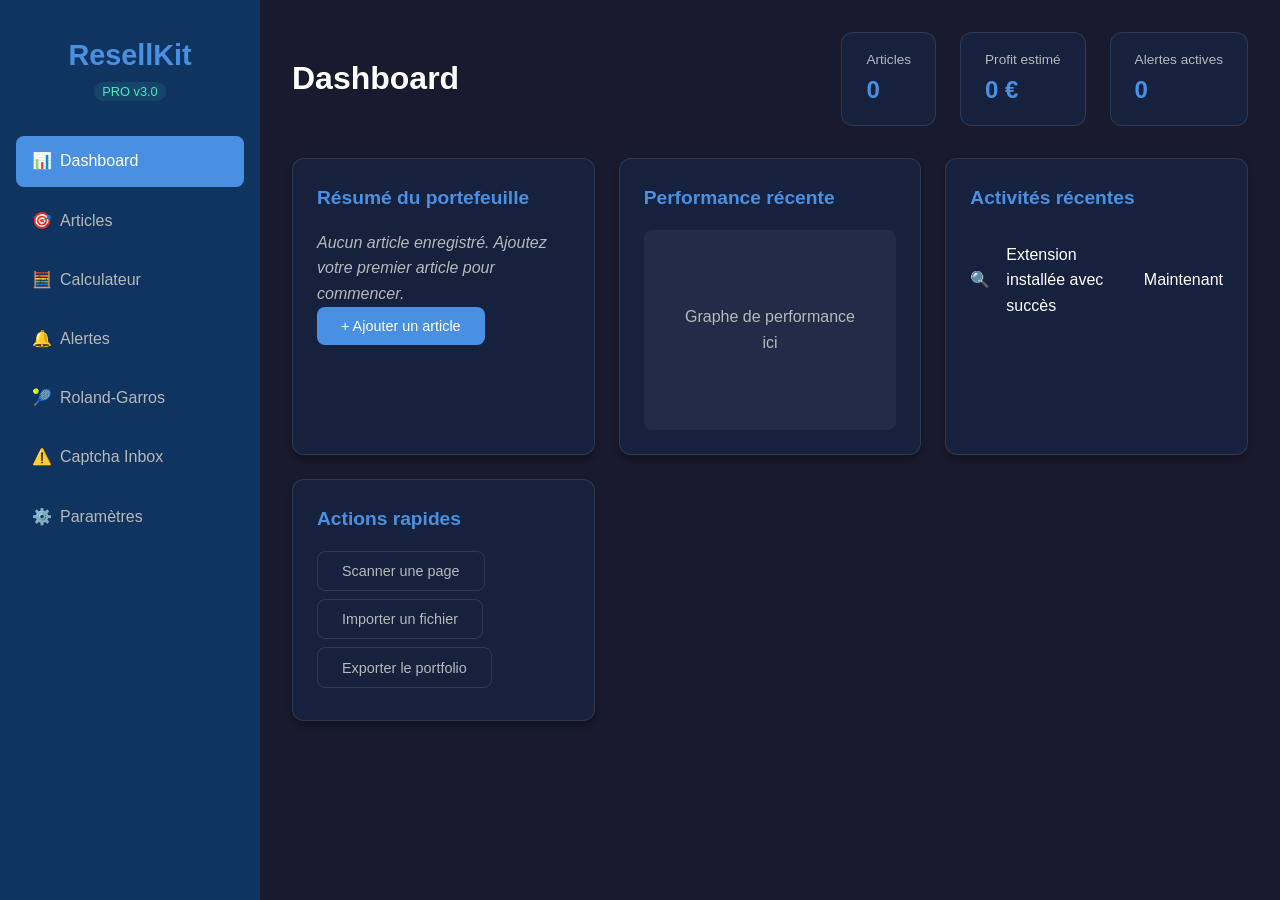
<file: www/index.html>
<!DOCTYPE html>
<html lang="fr">
<head>
    <meta charset="UTF-8">
    <meta name="viewport" content="width=device-width, initial-scale=1">
    <title>ResellKit Pro - Dashboard</title>
    <link rel="stylesheet" href="style.css">
</head>
<body>
    <div class="container">
        <!-- Sidebar -->
        <aside class="sidebar">
            <div class="logo">
                <h1>ResellKit</h1>
                <span class="version">PRO v3.0</span>
            </div>
            
            <nav class="nav">
                <a href="#" class="nav-item active" data-page="dashboard">
                    <span class="icon">📊</span> Dashboard
                </a>
                <a href="#" class="nav-item" data-page="items">
                    <span class="icon">🎯</span> Articles
                </a>
                <a href="#" class="nav-item" data-page="calculator">
                    <span class="icon">🧮</span> Calculateur
                </a>
                <a href="#" class="nav-item" data-page="alerts">
                    <span class="icon">🔔</span> Alertes
                </a>
                <a href="#" class="nav-item" data-page="roland-garros">
                    <span class="icon">🎾</span> Roland-Garros
                </a>
                <a href="#" class="nav-item" data-page="captcha">
                    <span class="icon">⚠️</span> Captcha Inbox
                </a>
                <a href="#" class="nav-item" data-page="settings">
                    <span class="icon">⚙️</span> Paramètres
                </a>
            </nav>
        </aside>

        <!-- Main Content -->
        <main class="main-content">
            <!-- Header -->
            <header class="header">
                <h2>Dashboard</h2>
                <div class="header-stats">
                    <div class="stat-card">
                        <span class="stat-label">Articles</span>
                        <span class="stat-value">0</span>
                    </div>
                    <div class="stat-card">
                        <span class="stat-label">Profit estimé</span>
                        <span class="stat-value">0 €</span>
                    </div>
                    <div class="stat-card">
                        <span class="stat-label">Alertes actives</span>
                        <span class="stat-value">0</span>
                    </div>
                </div>
            </header>

            <!-- Content Areas -->
            <div class="content-area active" id="page-dashboard">
                <div class="grid-dashboard">
                    <div class="card">
                        <h3>Résumé du portefeuille</h3>
                        <p class="empty-state">Aucun article enregistré. Ajoutez votre premier article pour commencer.</p>
                        <button class="btn-primary" id="addItemBtn">+ Ajouter un article</button>
                    </div>
                    
                    <div class="card">
                        <h3>Performance récente</h3>
                        <div class="chart-placeholder">
                            <p>Graphe de performance ici</p>
                        </div>
                    </div>
                    
                    <div class="card">
                        <h3>Activités récentes</h3>
                        <ul class="activity-list">
                            <li class="activity-item">
                                <span class="activity-icon">🔍</span>
                                <span class="activity-text">Extension installée avec succès</span>
                                <span class="activity-time">Maintenant</span>
                            </li>
                        </ul>
                    </div>
                    
                    <div class="card">
                        <h3>Actions rapides</h3>
                        <div class="quick-actions">
                            <button class="btn-secondary">Scanner une page</button>
                            <button class="btn-secondary">Importer un fichier</button>
                            <button class="btn-secondary">Exporter le portfolio</button>
                        </div>
                    </div>
                </div>
            </div>

            <!-- Articles Page -->
            <div class="content-area" id="page-items">
                <div class="toolbar">
                    <input type="text" placeholder="Rechercher un article..." class="search-input">
                    <button class="btn-primary" id="addNewItemBtn">+ Ajouter un article</button>
                </div>
                
                <div class="items-list">
                    <p class="empty-state">Aucun article dans votre portfolio. Ajoutez des articles pour suivre vos investissements.</p>
                </div>
            </div>

            <!-- Calculator Page -->
            <div class="content-area" id="page-calculator">
                <div class="card calculator-card">
                    <h3>Calculateur de Profit</h3>
                    <form class="calculator-form">
                        <div class="form-group">
                            <label>Prix d'achat (€)</label>
                            <input type="number" id="calcCost" step="0.01" placeholder="0.00">
                        </div>
                        
                        <div class="form-group">
                            <label>Prix de vente (€)</label>
                            <input type="number" id="calcPrice" step="0.01" placeholder="0.00">
                        </div>
                        
                        <div class="form-group">
                            <label>Frais de plateforme (%)</label>
                            <input type="number" id="calcFeePercent" step="0.1" placeholder="10" value="10">
                        </div>
                        
                        <div class="form-group">
                            <label>Frais de port (€)</label>
                            <input type="number" id="calcShipping" step="0.01" placeholder="0.00">
                        </div>
                        
                        <div class="form-group">
                            <label>Frais fixes (€)</label>
                            <input type="number" id="calcFixedFees" step="0.01" placeholder="0.30">
                        </div>
                        
                        <button type="button" class="btn-primary" id="calculateBtn">Calculer</button>
                    </form>
                    
                    <div class="results" id="calculatorResults" style="display: none;">
                        <div class="result-row">
                            <span>Profit brut:</span>
                            <span id="resultGrossProfit" class="result-value">0.00 €</span>
                        </div>
                        <div class="result-row">
                            <span>Frais totaux:</span>
                            <span id="resultTotalFees" class="result-value">0.00 €</span>
                        </div>
                        <div class="result-row">
                            <span>Profit net:</span>
                            <span id="resultNetProfit" class="result-value net-profit">0.00 €</span>
                        </div>
                        <div class="result-row">
                            <span>Marge (%):</span>
                            <span id="resultMargin" class="result-value">0.00%</span>
                        </div>
                    </div>
                </div>
            </div>

            <!-- Alerts Page -->
            <div class="content-area" id="page-alerts">
                <div class="toolbar">
                    <input type="text" placeholder="Mot-clé pour l'alerte..." class="search-input">
                    <button class="btn-primary" id="addAlertBtn">+ Nouvelle alerte</button>
                </div>
                
                <div class="alerts-list">
                    <p class="empty-state">Aucune alerte active. Créez des alertes pour être notifié des nouvelles opportunités.</p>
                </div>
            </div>

            <!-- Roland-Garros Page -->
            <div class="content-area" id="page-roland-garros">
                <div class="card">
                    <h3>Mode Roland-Garros</h3>
                    <p>Surveillance automatique des ventes de billets Roland-Garros.</p>
                    
                    <div class="monitoring-controls">
                        <label>
                            <input type="checkbox" id="rgMonitorToggle">
                            Activer la surveillance
                        </label>
                        
                        <label>
                            Intervalle de vérification:
                            <select id="rgCheckInterval">
                                <option value="30">30 secondes</option>
                                <option value="60" selected>1 minute</option>
                                <option value="180">3 minutes</option>
                                <option value="300">5 minutes</option>
                            </select>
                        </label>
                        
                        <label>
                            Budget maximum:
                            <input type="number" id="rgBudget" step="10" placeholder="500">
                        </label>
                        
                        <button class="btn-primary" id="startRgMonitor">Démarrer la surveillance</button>
                    </div>
                    
                    <div class="monitoring-status">
                        <div class="status-indicator">
                            <span class="status-dot inactive"></span>
                            <span id="rgStatusText">Inactif</span>
                        </div>
                        <div id="rgLogs">
                            <p class="log-entry">En attente de démarrage...</p>
                        </div>
                    </div>
                </div>
            </div>

            <!-- Captcha Inbox Page -->
            <div class="content-area" id="page-captcha">
                <div class="card">
                    <h3>Captcha Inbox - Détection seulement</h3>
                    <p class="description">Détecte automatiquement les captchas sur les pages que vous visitez. Ne contourne jamais les captchas - uniquement la détection.</p>
                    
                    <div class="captcha-stats">
                        <div class="stat-item">
                            <span class="stat-label">Captchas détectés aujourd'hui</span>
                            <span class="stat-value">0</span>
                        </div>
                        <div class="stat-item">
                            <span class="stat-label">Dernière détection</span>
                            <span class="stat-value">Aucune</span>
                        </div>
                    </div>
                    
                    <div class="captcha-list">
                        <p class="empty-state">Aucun captcha détecté. Naviguez sur des sites de billetterie pour commencer la détection.</p>
                    </div>
                </div>
            </div>

            <!-- Settings Page -->
            <div class="content-area" id="page-settings">
                <div class="card">
                    <h3>Paramètres de l'extension</h3>
                    
                    <div class="settings-section">
                        <h4>Préférences</h4>
                        <label>
                            <input type="checkbox" id="darkModeToggle">
                            Mode sombre
                        </label>
                        
                        <label>
                            <input type="checkbox" id="notificationsToggle" checked>
                            Notifications
                        </label>
                        
                        <label>
                            <input type="checkbox" id="autoScanToggle">
                            Scan automatique des pages
                        </label>
                    </div>
                    
                    <div class="settings-section">
                        <h4>Compte & Sauvegarde</h4>
                        <label>
                            Compte:
                            <select id="accountType">
                                <option value="free">Gratuit</option>
                                <option value="pro">Pro</option>
                            </select>
                        </label>
                        
                        <button class="btn-secondary">Exporter les données</button>
                        <button class="btn-secondary">Importer les données</button>
                    </div>
                    
                    <div class="settings-section">
                        <h4>À propos</h4>
                        <p>ResellKit Pro v3.0</p>
                        <p>Extension Chrome MV3 légale pour les revendeurs professionnels.</p>
                        <button class="btn-secondary" id="resetDataBtn">Réinitialiser toutes les données</button>
                    </div>
                </div>
            </div>
        </main>
    </div>

    <!-- Modal for Adding Items -->
    <div class="modal" id="addItemModal">
        <div class="modal-content">
            <h3>Ajouter un article</h3>
            <form id="addItemForm">
                <div class="form-group">
                    <label>Nom du produit</label>
                    <input type="text" id="modalItemName" placeholder="Nom du produit">
                </div>
                <div class="form-group">
                    <label>Plateforme</label>
                    <input type="text" id="modalItemPlatform" placeholder="Nike, eBay, etc">
                </div>
                <div class="form-row">
                    <div class="form-group">
                        <label>Prix d'achat (€)</label>
                        <input type="number" id="modalItemCost" step="0.01">
                    </div>
                    <div class="form-group">
                        <label>Prix de vente (€)</label>
                        <input type="number" id="modalItemPrice" step="0.01">
                    </div>
                </div>
                <div class="modal-actions">
                    <button type="button" class="btn-secondary" id="modalCancel">Annuler</button>
                    <button type="submit" class="btn-primary" id="modalSave">Ajouter</button>
                </div>
            </form>
        </div>
    </div>

    <script src="app.js"></script>
</body>
</html>
</file>
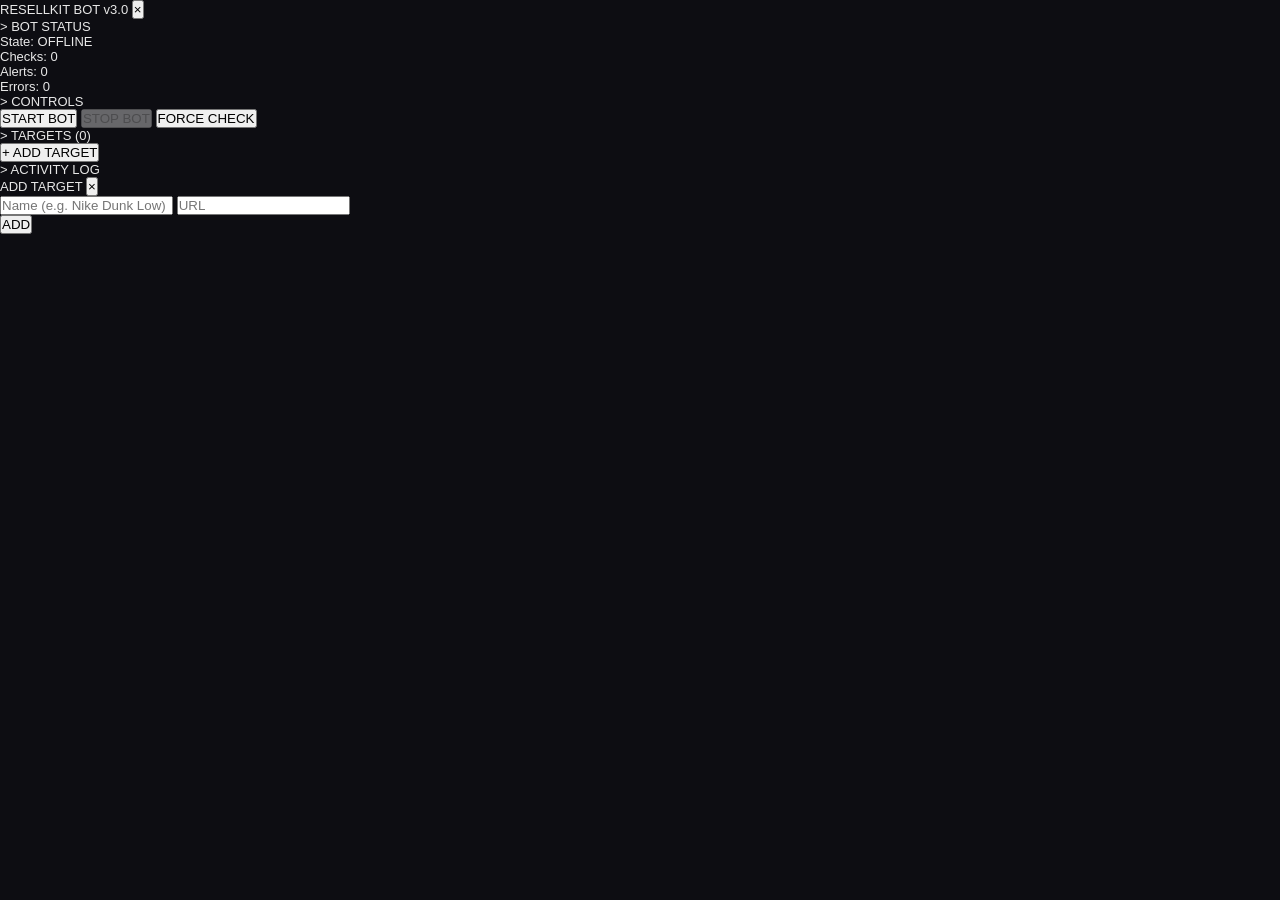
<file: popup/popup.html>
<!DOCTYPE html>
<html>
<head>
  <meta charset="UTF-8">
  <meta name="viewport" content="width=device-width, initial-scale=1.0">
  <title>ResellKit Bot</title>
  <link rel="stylesheet" href="popup.css">
</head>
<body>
  <div class="terminal">
    <div class="terminal-header">
      <span class="terminal-title">RESELLKIT BOT v3.0</span>
      <button id="closeBtn" class="close-btn">×</button>
    </div>

    <div class="terminal-body">
      <!-- STATUS -->
      <div class="section">
        <div class="section-title">> BOT STATUS</div>
        <div class="status-grid">
          <div class="status-item">
            <span class="label">State:</span>
            <span id="botStatus" class="value status-off">OFFLINE</span>
          </div>
          <div class="status-item">
            <span class="label">Checks:</span>
            <span id="checksCount" class="value">0</span>
          </div>
          <div class="status-item">
            <span class="label">Alerts:</span>
            <span id="alertsCount" class="value">0</span>
          </div>
          <div class="status-item">
            <span class="label">Errors:</span>
            <span id="errorsCount" class="value">0</span>
          </div>
        </div>
      </div>

      <!-- CONTROLS -->
      <div class="section">
        <div class="section-title">> CONTROLS</div>
        <div class="controls">
          <button id="startBtn" class="btn btn-start">START BOT</button>
          <button id="stopBtn" class="btn btn-stop" disabled>STOP BOT</button>
          <button id="forceCheckBtn" class="btn btn-action">FORCE CHECK</button>
        </div>
      </div>

      <!-- TARGETS -->
      <div class="section">
        <div class="section-title">> TARGETS (<span id="targetsCount">0</span>)</div>
        <button id="addTargetBtn" class="btn btn-add">+ ADD TARGET</button>
        <div id="targetsList" class="targets-list"></div>
      </div>

      <!-- LOGS -->
      <div class="section">
        <div class="section-title">> ACTIVITY LOG</div>
        <div id="logOutput" class="log-output"></div>
      </div>
    </div>
  </div>

  <!-- ADD TARGET MODAL -->
  <div id="addModal" class="modal">
    <div class="modal-content">
      <div class="modal-header">
        <span>ADD TARGET</span>
        <button id="modalClose" class="close-btn">×</button>
      </div>
      <form id="addForm">
        <input type="text" id="targetName" placeholder="Name (e.g. Nike Dunk Low)" required>
        <input type="url" id="targetUrl" placeholder="URL" required>
        <button type="submit" class="btn btn-start">ADD</button>
      </form>
    </div>
  </div>

  <script src="popup.js"></script>
</body>
</html>
</file>
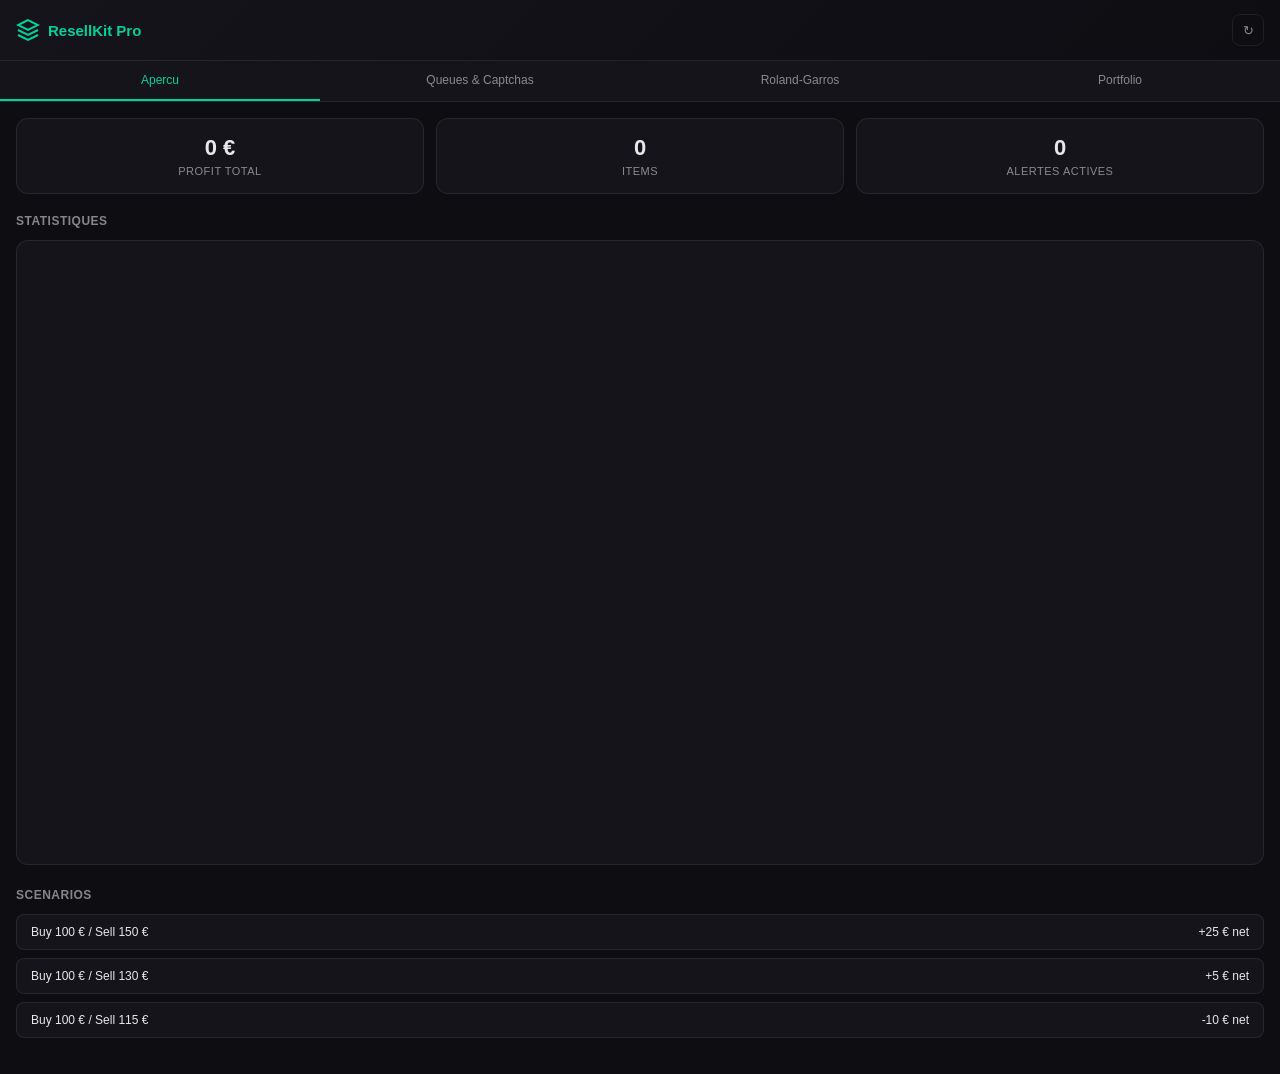
<file: sidepanel/sidepanel.html>
<!DOCTYPE html>
<html lang="fr">
<head>
  <meta charset="UTF-8">
  <meta name="viewport" content="width=device-width, initial-scale=1.0">
  <title>ResellKit Pro - Side Panel</title>
  <link rel="stylesheet" href="sidepanel.css">
</head>
<body>
  <div class="rk-sidepanel">
    <header class="rk-sp-header">
      <div class="rk-sp-logo">
        <svg width="24" height="24" viewBox="0 0 24 24" fill="none" stroke="currentColor" stroke-width="2">
          <path d="M12 2L2 7l10 5 10-5-10-5z"/>
          <path d="M2 17l10 5 10-5"/>
          <path d="M2 12l10 5 10-5"/>
        </svg>
        <span>ResellKit Pro</span>
      </div>
      <button class="rk-sp-refresh" id="sp-refresh" title="Rafraichir">&#x21bb;</button>
    </header>

    <nav class="rk-sp-nav">
      <button class="rk-sp-nav-btn active" data-view="overview">Apercu</button>
      <button class="rk-sp-nav-btn" data-view="queues">Queues & Captchas</button>
      <button class="rk-sp-nav-btn" data-view="rg">Roland-Garros</button>
      <button class="rk-sp-nav-btn" data-view="portfolio">Portfolio</button>
    </nav>

    <main class="rk-sp-content">
      <!-- OVERVIEW -->
      <section class="rk-sp-view active" id="view-overview">
        <div class="rk-sp-stats">
          <div class="rk-sp-stat">
            <span class="rk-sp-stat-value" id="sp-profit">0 €</span>
            <span class="rk-sp-stat-label">Profit Total</span>
          </div>
          <div class="rk-sp-stat">
            <span class="rk-sp-stat-value" id="sp-items">0</span>
            <span class="rk-sp-stat-label">Items</span>
          </div>
          <div class="rk-sp-stat">
            <span class="rk-sp-stat-value rk-green" id="sp-alerts">0</span>
            <span class="rk-sp-stat-label">Alertes Actives</span>
          </div>
        </div>
        <div class="rk-sp-section">
          <h3>Statistiques</h3>
          <canvas id="sp-chart" width="360" height="180"></canvas>
        </div>
        <div class="rk-sp-section">
          <h3>Scenarios</h3>
          <div class="rk-sp-scenarios">
            <div class="rk-sp-scenario">
              <span>Buy 100 € / Sell 150 €</span>
              <span class="rk-green">+25 € net</span>
            </div>
            <div class="rk-sp-scenario">
              <span>Buy 100 € / Sell 130 €</span>
              <span class="rk-yellow">+5 € net</span>
            </div>
            <div class="rk-sp-scenario">
              <span>Buy 100 € / Sell 115 €</span>
              <span class="rk-red">-10 € net</span>
            </div>
          </div>
        </div>
      </section>

      <!-- QUEUES & CAPTCHAS -->
      <section class="rk-sp-view" id="view-queues">
        <div class="rk-sp-section">
          <h3>CAPTCHA Inbox</h3>
          <p class="rk-sp-desc">CAPTCHAs detectes sur vos onglets. Resolvez-les manuellement.</p>
          <div class="rk-sp-list" id="sp-captcha-list"></div>
        </div>
        <div class="rk-sp-section">
          <h3>Files d attente</h3>
          <div class="rk-sp-list" id="sp-queue-list"></div>
        </div>
        <div class="rk-sp-section">
          <h3>Onglets Actifs</h3>
          <div class="rk-sp-list" id="sp-tabs-list"></div>
        </div>
      </section>

      <!-- ROLAND-GARROS -->
      <section class="rk-sp-view" id="view-rg">
        <div class="rk-sp-rg-header">
          <span>🎾 Roland-Garros 2026</span>
          <span class="rk-sp-rg-dates">25 mai - 7 juin</span>
        </div>
        <div class="rk-sp-section">
          <h3>Checklist Preparation</h3>
          <div class="rk-sp-checklist" id="sp-rg-checklist"></div>
        </div>
        <div class="rk-sp-section">
          <h3>Courts Disponibles</h3>
          <div class="rk-sp-courts" id="sp-rg-courts"></div>
        </div>
        <div class="rk-sp-section">
          <h3>Sessions</h3>
          <div class="rk-sp-sessions" id="sp-rg-sessions"></div>
        </div>
        <div class="rk-sp-section">
          <h3>Liens Officiels</h3>
          <a href="https://billetterie.fft.fr" target="_blank" class="rk-sp-link">Billetterie FFT</a>
          <a href="https://billetterie.fft.fr/revente" target="_blank" class="rk-sp-link">Revente Officielle</a>
          <a href="https://www.rolandgarros.com" target="_blank" class="rk-sp-link">Site Officiel</a>
          <a href="https://travel.rolandgarros.com" target="_blank" class="rk-sp-link">Travel</a>
        </div>
      </section>

      <!-- PORTFOLIO -->
      <section class="rk-sp-view" id="view-portfolio">
        <div class="rk-sp-toolbar">
          <span id="sp-portfolio-count">0 items</span>
          <button class="rk-sp-btn-small" id="sp-export-btn">Export CSV</button>
        </div>
        <div class="rk-sp-list" id="sp-portfolio-list"></div>
      </section>
    </main>
  </div>
  <script src="sidepanel.js"></script>
</body>
</html>
</file>
<file: www/style.css>
:root {
    --primary-color: #4a90e2;
    --secondary-color: #50e3c2;
    --accent-color: #f39c12;
    --danger-color: #e74c3c;
    --success-color: #27ae60;
    --bg-dark: #1a1a2e;
    --bg-card: #16213e;
    --bg-sidebar: #0f3460;
    --text-primary: #ffffff;
    --text-secondary: #b8b8b8;
    --border-color: rgba(255, 255, 255, 0.1);
    --shadow: 0 4px 6px rgba(0, 0, 0, 0.3);
}

* {
    margin: 0;
    padding: 0;
    box-sizing: border-box;
}

body {
    font-family: 'Inter', -apple-system, BlinkMacSystemFont, sans-serif;
    background: var(--bg-dark);
    color: var(--text-primary);
    line-height: 1.6;
}

.container {
    display: flex;
    min-height: 100vh;
}

.sidebar {
    width: 260px;
    background: var(--bg-sidebar);
    padding: 2rem 1rem;
    position: fixed;
    height: 100vh;
    overflow-y: auto;
}

.logo {
    text-align: center;
    margin-bottom: 2rem;
}

.logo h1 {
    font-size: 1.8rem;
    color: var(--primary-color);
    font-weight: 700;
}

.version {
    font-size: 0.8rem;
    color: var(--secondary-color);
    background: rgba(80, 227, 194, 0.1);
    padding: 2px 8px;
    border-radius: 12px;
}

.nav {
    display: flex;
    flex-direction: column;
    gap: 0.5rem;
}

.nav-item {
    padding: 0.8rem 1rem;
    color: var(--text-secondary);
    text-decoration: none;
    border-radius: 8px;
    transition: all 0.3s ease;
    display: flex;
    align-items: center;
    gap: 0.5rem;
}

.nav-item:hover {
    background: rgba(255, 255, 255, 0.1);
    color: var(--text-primary);
}

.nav-item.active {
    background: var(--primary-color);
    color: white;
}

.main-content {
    flex: 1;
    margin-left: 260px;
    padding: 2rem;
}

.header {
    display: flex;
    justify-content: space-between;
    align-items: center;
    margin-bottom: 2rem;
}

.header h2 {
    font-size: 2rem;
    color: var(--text-primary);
}

.header-stats {
    display: flex;
    gap: 1.5rem;
}

.stat-card {
    background: var(--bg-card);
    padding: 1rem 1.5rem;
    border-radius: 12px;
    border: 1px solid var(--border-color);
}

.stat-label {
    display: block;
    font-size: 0.85rem;
    color: var(--text-secondary);
}

.stat-value {
    font-size: 1.5rem;
    font-weight: 700;
    color: var(--primary-color);
}

.content-area {
    display: none;
}

.content-area.active {
    display: block;
}

.grid-dashboard {
    display: grid;
    grid-template-columns: repeat(auto-fit, minmax(300px, 1fr));
    gap: 1.5rem;
}

.card {
    background: var(--bg-card);
    padding: 1.5rem;
    border-radius: 12px;
    border: 1px solid var(--border-color);
    box-shadow: var(--shadow);
}

.card h3 {
    margin-bottom: 1rem;
    color: var(--primary-color);
    font-size: 1.2rem;
}

.empty-state {
    color: var(--text-secondary);
    font-style: italic;
}

.btn-primary {
    padding: 0.7rem 1.5rem;
    background: var(--primary-color);
    color: white;
    border: none;
    border-radius: 8px;
    font-size: 0.9rem;
    cursor: pointer;
    transition: all 0.3s ease;
    margin-right: 0.5rem;
    margin-bottom: 0.5rem;
}

.btn-primary:hover {
    background: #3a7bc8;
    transform: translateY(-2px);
}

.btn-secondary {
    padding: 0.7rem 1.5rem;
    background: transparent;
    color: var(--text-secondary);
    border: 1px solid var(--border-color);
    border-radius: 8px;
    font-size: 0.9rem;
    cursor: pointer;
    transition: all 0.3s ease;
    margin-right: 0.5rem;
    margin-bottom: 0.5rem;
}

.btn-secondary:hover {
    border-color: var(--primary-color);
    color: var(--primary-color);
}

.toolbar {
    display: flex;
    gap: 1rem;
    margin-bottom: 1.5rem;
}

.search-input {
    flex: 1;
    padding: 0.7rem 1rem;
    background: var(--bg-card);
    border: 1px solid var(--border-color);
    border-radius: 8px;
    color: var(--text-primary);
    font-size: 0.9rem;
}

.search-input:focus {
    outline: none;
    border-color: var(--primary-color);
}

.activity-list {
    list-style: none;
}

.activity-item {
    display: flex;
    align-items: center;
    gap: 1rem;
    padding: 0.75rem 0;
    border-bottom: 1px solid var(--border-color);
}

.activity-item:last-child {
    border-bottom: none;
}

.calculator-form {
    display: flex;
    flex-direction: column;
    gap: 1rem;
}

.form-group {
    display: flex;
    flex-direction: column;
    gap: 0.5rem;
}

.form-group label {
    font-size: 0.9rem;
    color: var(--text-secondary);
}

.form-group input,
.form-group select {
    padding: 0.7rem;
    background: rgba(255, 255, 255, 0.05);
    border: 1px solid var(--border-color);
    border-radius: 8px;
    color: var(--text-primary);
    font-size: 0.9rem;
}

.form-row {
    display: grid;
    grid-template-columns: 1fr 1fr;
    gap: 1rem;
}

.results {
    margin-top: 1.5rem;
    padding: 1rem;
    background: rgba(255, 255, 255, 0.05);
    border-radius: 8px;
    border: 1px solid var(--border-color);
}

.result-row {
    display: flex;
    justify-content: space-between;
    padding: 0.5rem 0;
    border-bottom: 1px solid var(--border-color);
}

.result-row:last-child {
    border-bottom: none;
}

.result-value {
    font-weight: 700;
    color: var(--secondary-color);
}

.net-profit {
    color: var(--success-color);
}

.chart-placeholder {
    background: rgba(255, 255, 255, 0.05);
    border-radius: 8px;
    padding: 2rem;
    text-align: center;
    color: var(--text-secondary);
    min-height: 200px;
    display: flex;
    align-items: center;
    justify-content: center;
}

.monitoring-controls {
    display: flex;
    flex-direction: column;
    gap: 1rem;
    margin: 1.5rem 0;
}

.monitoring-controls label {
    display: flex;
    align-items: center;
    gap: 0.5rem;
}

.monitoring-controls select,
.monitoring-controls input {
    padding: 0.5rem;
    background: rgba(255, 255, 255, 0.05);
    border: 1px solid var(--border-color);
    border-radius: 4px;
    color: var(--text-primary);
}

.monitoring-status {
    margin-top: 1rem;
    padding: 1rem;
    background: rgba(255, 255, 255, 0.05);
    border-radius: 8px;
}

.status-indicator {
    display: flex;
    align-items: center;
    gap: 0.5rem;
    margin-bottom: 1rem;
}

.status-dot {
    width: 12px;
    height: 12px;
    border-radius: 50%;
    background: var(--text-secondary);
}

.status-dot.active {
    background: var(--success-color);
    animation: pulse 2s infinite;
}

.status-dot.inactive {
    background: var(--danger-color);
}

@keyframes pulse {
    0% { opacity: 1; }
    50% { opacity: 0.5; }
    100% { opacity: 1; }
}

.captcha-stats {
    display: flex;
    gap: 2rem;
    margin: 1.5rem 0;
}

.stat-item {
    text-align: center;
}

.settings-section {
    margin: 1.5rem 0;
    padding-bottom: 1.5rem;
    border-bottom: 1px solid var(--border-color);
}

.settings-section:last-child {
    border-bottom: none;
}

.settings-section h4 {
    color: var(--primary-color);
    margin-bottom: 1rem;
}

.modal {
    display: none;
    position: fixed;
    top: 0;
    left: 0;
    width: 100%;
    height: 100%;
    background: rgba(0, 0, 0, 0.7);
    z-index: 1000;
    align-items: center;
    justify-content: center;
}

.modal.active {
    display: flex;
}

.modal-content {
    background: var(--bg-card);
    padding: 2rem;
    border-radius: 12px;
    width: 90%;
    max-width: 500px;
    border: 1px solid var(--border-color);
}

.modal-actions {
    display: flex;
    justify-content: flex-end;
    gap: 1rem;
    margin-top: 1.5rem;
}

::-webkit-scrollbar {
    width: 8px;
}

::-webkit-scrollbar-track {
    background: var(--bg-dark);
}

::-webkit-scrollbar-thumb {
    background: var(--bg-sidebar);
    border-radius: 4px;
}

@media (max-width: 768px) {
    .sidebar {
        width: 60px;
    }
    .logo h1, .version, .nav-item span:last-child {
        display: none;
    }
    .nav-item {
        justify-content: center;
    }
    .main-content {
        margin-left: 60px;
    }
}
</file>
<file: popup/popup.css>
/* popup/popup.css - ResellKit Pro Popup Styles */

:root {
  --rk-bg: #0d0d12;
  --rk-bg-2: #14141a;
  --rk-bg-3: #1a1a24;
  --rk-border: rgba(255,255,255,0.08);
  --rk-text: #e8e8e8;
  --rk-text-muted: rgba(255,255,255,0.5);
  --rk-accent: #00d09c;
  --rk-accent-2: #006340;
  --rk-green: #00d09c;
  --rk-blue: #0078d4;
  --rk-yellow: #ffc107;
  --rk-red: #ff4444;
}

* { margin: 0; padding: 0; box-sizing: border-box; }

body {
  width: 360px;
  min-height: 480px;
  font-family: -apple-system, BlinkMacSystemFont, 'Segoe UI', Roboto, sans-serif;
  font-size: 13px;
  color: var(--rk-text);
  background: var(--rk-bg);
}

.rk-popup {
  display: flex;
  flex-direction: column;
  min-height: 480px;
}

/* Header */
.rk-header {
  display: flex;
  justify-content: space-between;
  align-items: center;
  padding: 16px;
  border-bottom: 1px solid var(--rk-border);
  background: linear-gradient(135deg, var(--rk-bg-2) 0%, var(--rk-bg) 100%);
}

.rk-logo {
  display: flex;
  align-items: center;
  gap: 8px;
  font-size: 15px;
  font-weight: 700;
  color: var(--rk-accent);
}

.rk-plan-badge {
  background: rgba(0, 208, 156, 0.1);
  color: var(--rk-accent);
  border: 1px solid rgba(0, 208, 156, 0.3);
  border-radius: 20px;
  padding: 4px 12px;
  font-size: 11px;
  font-weight: 600;
  cursor: pointer;
  transition: all 0.2s;
}

.rk-plan-badge:hover { background: rgba(0, 208, 156, 0.15); }

/* Tabs */
.rk-tabs {
  display: flex;
  background: var(--rk-bg-2);
  border-bottom: 1px solid var(--rk-border);
}

.rk-tab {
  flex: 1;
  padding: 12px 8px;
  background: none;
  border: none;
  color: var(--rk-text-muted);
  font-size: 12px;
  font-weight: 500;
  cursor: pointer;
  border-bottom: 2px solid transparent;
  transition: all 0.2s;
}

.rk-tab:hover { color: var(--rk-text); background: rgba(255,255,255,0.03); }
.rk-tab.active { color: var(--rk-accent); border-bottom-color: var(--rk-accent); }

/* Content */
.rk-content {
  flex: 1;
  padding: 16px;
  overflow-y: auto;
  max-height: 380px;
}

.rk-panel { display: none; }
.rk-panel.active { display: block; }

/* Stats Grid */
.rk-stats-grid {
  display: grid;
  grid-template-columns: repeat(2, 1fr);
  gap: 12px;
  margin-bottom: 16px;
}

.rk-stat-card {
  background: var(--rk-bg-2);
  border: 1px solid var(--rk-border);
  border-radius: 12px;
  padding: 14px;
  text-align: center;
}

.rk-stat-label {
  display: block;
  font-size: 11px;
  color: var(--rk-text-muted);
  text-transform: uppercase;
  letter-spacing: 0.5px;
  margin-bottom: 6px;
}

.rk-stat-value {
  font-size: 20px;
  font-weight: 700;
  color: var(--rk-text);
}

.rk-green { color: var(--rk-green); }
.rk-blue { color: var(--rk-blue); }
.rk-yellow { color: var(--rk-yellow); }
.rk-red { color: var(--rk-red); }

/* Sections */
.rk-section h3 {
  font-size: 12px;
  color: var(--rk-text-muted);
  text-transform: uppercase;
  letter-spacing: 0.5px;
  margin-bottom: 12px;
}

/* Shortcuts */
.rk-shortcuts {
  display: flex;
  flex-direction: column;
  gap: 8px;
}

.rk-shortcut {
  display: flex;
  align-items: center;
  gap: 10px;
  padding: 8px 12px;
  background: var(--rk-bg-2);
  border-radius: 8px;
  font-size: 12px;
}

.rk-shortcut kbd {
  background: var(--rk-bg-3);
  border: 1px solid var(--rk-border);
  border-radius: 4px;
  padding: 3px 8px;
  font-size: 10px;
  font-family: monospace;
  color: var(--rk-accent);
}

/* Forms */
.rk-form-group { margin-bottom: 14px; }
.rk-form-group label {
  display: block;
  font-size: 12px;
  color: var(--rk-text-muted);
  margin-bottom: 6px;
}

.rk-form-group input,
.rk-form-group select {
  width: 100%;
  padding: 10px 12px;
  background: var(--rk-bg-2);
  border: 1px solid var(--rk-border);
  border-radius: 8px;
  color: var(--rk-text);
  font-size: 13px;
  outline: none;
  transition: border-color 0.2s;
}

.rk-form-group input:focus,
.rk-form-group select:focus {
  border-color: var(--rk-accent);
}

/* Buttons */
.rk-btn {
  padding: 10px 16px;
  border-radius: 8px;
  font-size: 13px;
  font-weight: 600;
  border: none;
  cursor: pointer;
  transition: all 0.2s;
  text-decoration: none;
  display: inline-flex;
  align-items: center;
  justify-content: center;
}

.rk-btn-primary {
  background: linear-gradient(135deg, var(--rk-accent) 0%, var(--rk-accent-2) 100%);
  color: white;
}

.rk-btn-primary:hover {
  filter: brightness(1.1);
  transform: translateY(-1px);
}

.rk-btn-secondary {
  background: rgba(255,255,255,0.08);
  color: var(--rk-text);
}

.rk-btn-secondary:hover { background: rgba(255,255,255,0.12); }

.rk-btn-tertiary {
  background: rgba(0, 208, 156, 0.1);
  color: var(--rk-accent);
}

.rk-full { width: 100%; }

/* Result */
.rk-result {
  margin-top: 16px;
  padding: 14px;
  background: var(--rk-bg-2);
  border-radius: 10px;
  border: 1px solid var(--rk-border);
}

.rk-result-row {
  display: flex;
  justify-content: space-between;
  padding: 6px 0;
  font-size: 13px;
}

.rk-result-row:not(:last-child) { border-bottom: 1px solid var(--rk-border); }

/* Lists */
.rk-toolbar {
  display: flex;
  justify-content: space-between;
  align-items: center;
  margin-bottom: 12px;
  font-size: 12px;
  color: var(--rk-text-muted);
}

.rk-list {
  display: flex;
  flex-direction: column;
  gap: 8px;
}

.rk-list-item {
  display: flex;
  justify-content: space-between;
  align-items: center;
  padding: 12px;
  background: var(--rk-bg-2);
  border-radius: 8px;
  border: 1px solid var(--rk-border);
  transition: all 0.2s;
}

.rk-list-item:hover { border-color: rgba(0, 208, 156, 0.3); }

.rk-list-item-info { flex: 1; }
.rk-list-item-name {
  font-weight: 600;
  font-size: 13px;
  margin-bottom: 4px;
}

.rk-list-item-meta {
  font-size: 11px;
  color: var(--rk-text-muted);
}

.rk-list-item-actions {
  display: flex;
  gap: 6px;
  margin-left: 10px;
}

.rk-icon-btn {
  background: none;
  border: none;
  color: var(--rk-text-muted);
  cursor: pointer;
  padding: 4px;
  border-radius: 4px;
  transition: all 0.2s;
}

.rk-icon-btn:hover { color: var(--rk-red); background: rgba(255,68,68,0.1); }

/* Footer */
.rk-footer {
  display: flex;
  justify-content: space-between;
  align-items: center;
  padding: 12px 16px;
  border-top: 1px solid var(--rk-border);
  background: var(--rk-bg-2);
  font-size: 11px;
}

.rk-footer a {
  color: var(--rk-text-muted);
  text-decoration: none;
  transition: color 0.2s;
}

.rk-footer a:hover { color: var(--rk-accent); }

/* Empty state */
.rk-empty {
  text-align: center;
  padding: 32px 16px;
  color: var(--rk-text-muted);
}

.rk-empty-icon {
  font-size: 40px;
  margin-bottom: 12px;
  opacity: 0.5;
}
</file>
<file: sidepanel/sidepanel.css>
/* sidepanel/sidepanel.css */
:root {
  --rk-bg: #0d0d12; --rk-bg-2: #14141a; --rk-bg-3: #1a1a24;
  --rk-border: rgba(255,255,255,0.08); --rk-text: #e8e8e8;
  --rk-text-muted: rgba(255,255,255,0.5); --rk-accent: #00d09c;
  --rk-accent-2: #006340; --rk-green: #00d09c; --rk-blue: #0078d4;
  --rk-yellow: #ffc107; --rk-red: #ff4444; --rk-orange: #e35205;
}
* { margin: 0; padding: 0; box-sizing: border-box; }
body { font-family: -apple-system, BlinkMacSystemFont, 'Segoe UI', Roboto, sans-serif; font-size: 13px; color: var(--rk-text); background: var(--rk-bg); }

.rk-sidepanel { display: flex; flex-direction: column; min-height: 100vh; }

/* Header */
.rk-sp-header { display: flex; justify-content: space-between; align-items: center; padding: 14px 16px; border-bottom: 1px solid var(--rk-border); background: linear-gradient(135deg, var(--rk-bg-2) 0%, var(--rk-bg) 100%); }
.rk-sp-logo { display: flex; align-items: center; gap: 8px; font-size: 15px; font-weight: 700; color: var(--rk-accent); }
.rk-sp-refresh { background: none; border: 1px solid var(--rk-border); border-radius: 8px; color: var(--rk-text-muted); width: 32px; height: 32px; cursor: pointer; transition: all 0.2s; }
.rk-sp-refresh:hover { color: var(--rk-accent); border-color: var(--rk-accent); }

/* Nav */
.rk-sp-nav { display: flex; background: var(--rk-bg-2); border-bottom: 1px solid var(--rk-border); overflow-x: auto; }
.rk-sp-nav-btn { flex: 1; padding: 12px 10px; background: none; border: none; color: var(--rk-text-muted); font-size: 12px; font-weight: 500; cursor: pointer; border-bottom: 2px solid transparent; white-space: nowrap; }
.rk-sp-nav-btn:hover { color: var(--rk-text); background: rgba(255,255,255,0.03); }
.rk-sp-nav-btn.active { color: var(--rk-accent); border-bottom-color: var(--rk-accent); }

/* Content */
.rk-sp-content { flex: 1; padding: 16px; overflow-y: auto; }
.rk-sp-view { display: none; }
.rk-sp-view.active { display: block; }

/* Stats */
.rk-sp-stats { display: grid; grid-template-columns: repeat(3, 1fr); gap: 12px; margin-bottom: 20px; }
.rk-sp-stat { background: var(--rk-bg-2); border: 1px solid var(--rk-border); border-radius: 12px; padding: 16px; text-align: center; }
.rk-sp-stat-value { display: block; font-size: 22px; font-weight: 700; color: var(--rk-text); }
.rk-sp-stat-label { display: block; font-size: 11px; color: var(--rk-text-muted); text-transform: uppercase; letter-spacing: 0.5px; margin-top: 4px; }

/* Sections */
.rk-sp-section { margin-bottom: 20px; }
.rk-sp-section h3 { font-size: 12px; color: var(--rk-text-muted); text-transform: uppercase; letter-spacing: 0.5px; margin-bottom: 12px; }
.rk-sp-desc { font-size: 12px; color: var(--rk-text-muted); margin-bottom: 12px; }

/* Canvas chart */
#sp-chart { width: 100%; background: var(--rk-bg-2); border-radius: 12px; border: 1px solid var(--rk-border); }

/* Scenarios */
.rk-sp-scenarios { display: flex; flex-direction: column; gap: 8px; }
.rk-sp-scenario { display: flex; justify-content: space-between; align-items: center; padding: 10px 14px; background: var(--rk-bg-2); border-radius: 8px; border: 1px solid var(--rk-border); font-size: 12px; }

/* Lists */
.rk-sp-list { display: flex; flex-direction: column; gap: 8px; }
.rk-sp-item { display: flex; justify-content: space-between; align-items: center; padding: 12px; background: var(--rk-bg-2); border-radius: 8px; border: 1px solid var(--rk-border); transition: all 0.2s; }
.rk-sp-item:hover { border-color: rgba(0, 208, 156, 0.3); }
.rk-sp-item-info { flex: 1; }
.rk-sp-item-title { font-weight: 600; font-size: 13px; margin-bottom: 4px; }
.rk-sp-item-meta { font-size: 11px; color: var(--rk-text-muted); }
.rk-sp-item-status { display: inline-block; padding: 3px 8px; border-radius: 12px; font-size: 10px; font-weight: 600; }
.rk-sp-item-status.captcha { background: rgba(255, 193, 7, 0.2); color: #ffc107; }
.rk-sp-item-status.queue { background: rgba(0, 120, 212, 0.2); color: #0078d4; }
.rk-sp-item-status.ready { background: rgba(0, 208, 156, 0.2); color: #00d09c; }
.rk-sp-item-status.loading { background: rgba(255,255,255,0.08); color: var(--rk-text-muted); }
.rk-sp-item-link { background: rgba(0, 208, 156, 0.1); color: var(--rk-accent); border: none; border-radius: 6px; padding: 6px 12px; font-size: 11px; cursor: pointer; transition: all 0.2s; }
.rk-sp-item-link:hover { background: rgba(0, 208, 156, 0.2); }

/* Roland-Garros */
.rk-sp-rg-header { display: flex; justify-content: space-between; align-items: center; padding: 16px; background: linear-gradient(135deg, rgba(0, 77, 37, 0.4) 0%, rgba(227, 82, 5, 0.1) 100%); border-radius: 12px; border: 1px solid rgba(227, 82, 5, 0.2); margin-bottom: 20px; }
.rk-sp-rg-header span:first-child { font-size: 16px; font-weight: 700; }
.rk-sp-rg-dates { font-size: 12px; color: rgba(255,255,255,0.5); }
.rk-sp-checklist { display: flex; flex-direction: column; gap: 8px; }
.rk-sp-check-item { display: flex; align-items: center; gap: 10px; padding: 10px 14px; background: var(--rk-bg-2); border-radius: 8px; border: 1px solid var(--rk-border); cursor: pointer; transition: all 0.2s; }
.rk-sp-check-item:hover { border-color: rgba(0, 208, 156, 0.3); }
.rk-sp-check-item.done { border-color: rgba(0, 208, 156, 0.5); background: rgba(0, 208, 156, 0.05); }
.rk-sp-check-item input { accent-color: var(--rk-accent); }
.rk-sp-check-item label { flex: 1; cursor: pointer; font-size: 13px; }
.rk-sp-check-item.done label { text-decoration: line-through; color: var(--rk-text-muted); }
.rk-sp-courts, .rk-sp-sessions { display: flex; flex-direction: column; gap: 6px; }
.rk-sp-court, .rk-sp-session { display: flex; justify-content: space-between; padding: 8px 12px; background: var(--rk-bg-2); border-radius: 6px; font-size: 12px; border: 1px solid var(--rk-border); }
.rk-sp-link { display: block; padding: 10px 14px; background: var(--rk-bg-2); border-radius: 8px; border: 1px solid var(--rk-border); color: var(--rk-text); text-decoration: none; transition: all 0.2s; margin-bottom: 6px; }
.rk-sp-link:hover { border-color: var(--rk-accent); color: var(--rk-accent); }

/* Toolbar */
.rk-sp-toolbar { display: flex; justify-content: space-between; align-items: center; margin-bottom: 12px; font-size: 12px; color: var(--rk-text-muted); }
.rk-sp-btn-small { background: rgba(0, 208, 156, 0.1); color: var(--rk-accent); border: 1px solid rgba(0, 208, 156, 0.3); border-radius: 6px; padding: 4px 10px; font-size: 11px; cursor: pointer; }
.rk-sp-btn-small:hover { background: rgba(0, 208, 156, 0.15); }

/* Empty */
.rk-sp-empty { text-align: center; padding: 32px 16px; color: var(--rk-text-muted); }
.rk-sp-empty-icon { font-size: 40px; margin-bottom: 12px; opacity: 0.5; }
</file>
